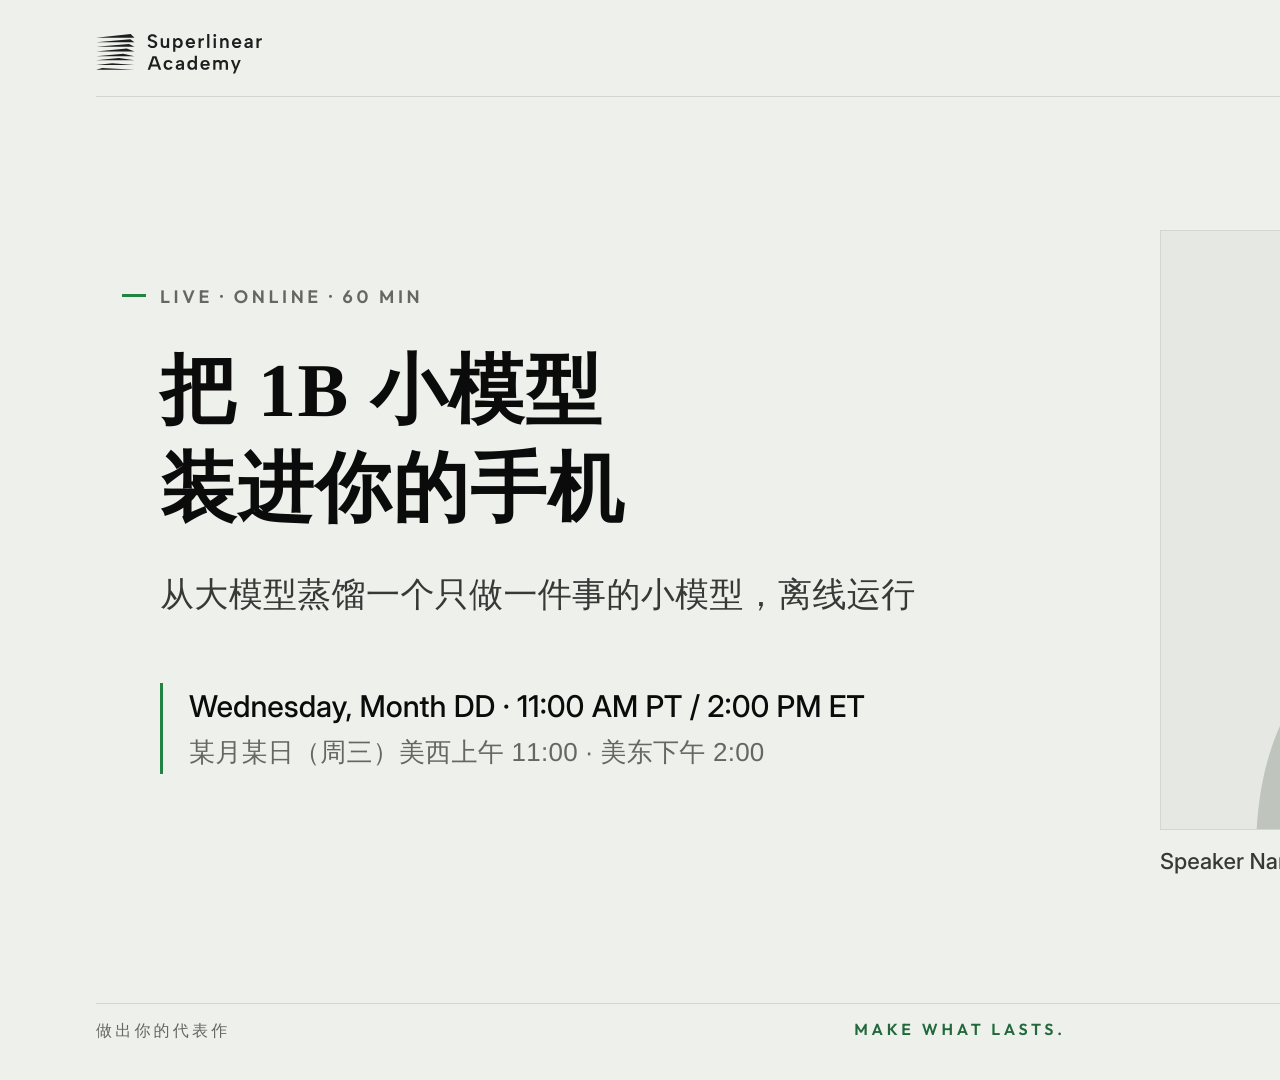
<file: examples/promo/promo_16x9_zh.html>
<!doctype html>
<html lang="zh-CN">
<head>
<meta charset="utf-8">
<!-- Chinese variant of templates/promo_16x9.html. The bundled web fonts are Latin subsets, so every CJK glyph
     falls through to the system fonts named in the stacks (Noto Serif SC / Songti SC for the title,
     PingFang SC / Source Han Sans SC for the rest). Latin words inside the Chinese title use the CJK serif's Latin glyphs. -->
<meta name="sa:canvas" content="1920x1080">
<meta name="sa:safe" content="60,24,60,24">
<title>Promo 16:9 (Chinese)</title>
<link rel="stylesheet" href="../../skills/superlinear-brand/theme/tokens.css">
<link rel="stylesheet" href="../../skills/superlinear-brand/theme/layouts.css">
<link rel="stylesheet" href="../../skills/superlinear-brand/theme/promo.css">
<script src="../../skills/superlinear-brand/theme/typeset.js"></script>
</head>
<body class="sa-promo f-16x9">
  <img class="sa-p-logo" src="../../skills/superlinear-brand/theme/logos/primary-black-compact.svg" alt="Superlinear Academy">
  <div class="sa-p-tag sa-zh">免费公开课</div>
  <div class="sa-p-rule top"></div>
  <div class="sa-p-text">
    <div class="sa-kicker">Live · Online · 60 min</div>
    <h1 class="sa-display sa-p-title sa-zh" data-max-lines="2">把 1B 小模型<br>装进你的手机</h1>
    <p class="sa-p-sub sa-zh" data-max-lines="2">从大模型蒸馏一个只做一件事的小模型，离线运行</p>
    <div class="sa-p-when">
      <div class="primary">Wednesday, Month DD · 11:00 AM PT / 2:00 PM ET</div>
      <div class="secondary sa-zh">某月某日（周三）美西上午 11:00 · 美东下午 2:00</div>
    </div>
  </div>
  <figure class="sa-p-photo">
    <div class="sa-frame"><img class="sa-uncropped" src="../../skills/superlinear-brand/theme/placeholders/headshot.svg" alt="讲者"></div>
    <figcaption>Speaker Name / <span class="sa-zh">讲者姓名</span></figcaption>
  </figure>
  <div class="sa-p-rule bot"></div>
  <div class="sa-p-foot"><span class="sa-zh" style="letter-spacing:.2em">做出你的代表作</span><span class="sa-brandline">Make what lasts.</span><span class="url">superlinear.academy</span></div>
</body>
</html>
</file>
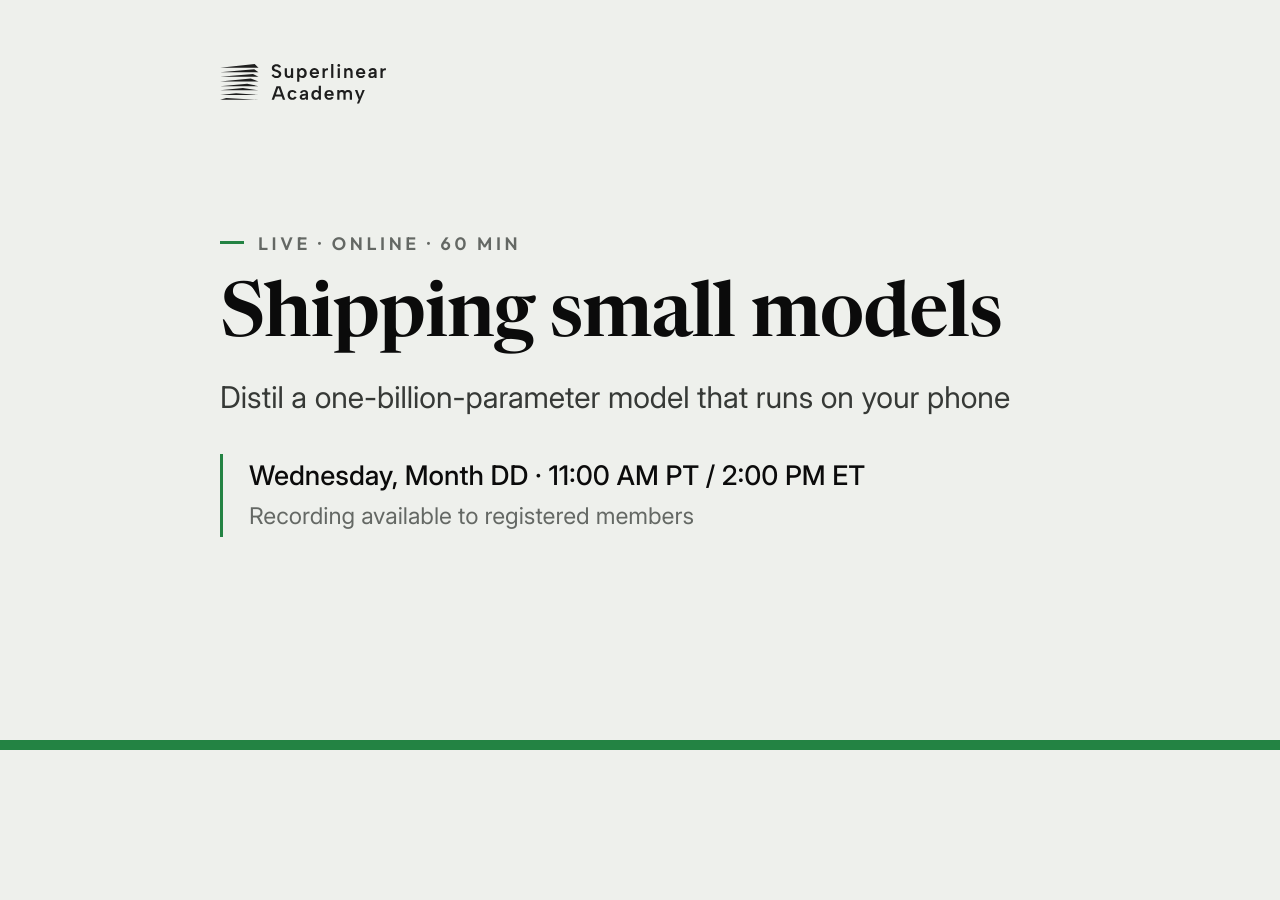
<file: skills/superlinear-brand/templates/event_cover_2_8.html>
<!doctype html>
<html lang="en">
<head>
<meta charset="utf-8">
<!-- Superlinear Academy event cover, 2.8:1, 2100x750. Render a copy: python <skill_dir>/scripts/render.py page my_event_cover_2_8.html --out-dir out/ [--final]
     Platforms crop the edges of wide covers and overlay buttons: everything stays inside the safe area
     (220 px left and right, 60 px top and bottom), which render.py checks. The green band is the only bleed.
     THEME PATHS: see promo_16x9.html. -->
<meta name="sa:canvas" content="2100x750">
<meta name="sa:safe" content="220,60,220,60">
<title>Event cover 2.8:1</title>
<link rel="stylesheet" href="../theme/tokens.css">
<link rel="stylesheet" href="../theme/layouts.css">
<link rel="stylesheet" href="../theme/promo.css">
<script src="../theme/typeset.js"></script>   <!-- typographic quotes, number+unit no-break -->
</head>
<body class="sa-promo f-cover">
  <img class="sa-p-logo" src="../theme/logos/primary-black-compact.svg" alt="Superlinear Academy">
  <div class="sa-p-tag">Free live session</div>                                  <!-- EDIT -->

  <div class="sa-p-text">
    <div class="sa-kicker">Live · Online · 60 min</div>                             <!-- EDIT -->
    <h1 class="sa-display sa-p-title" data-max-lines="2"><span class="sa-placeholder">Shipping small models</span></h1>  <!-- EDIT: at most 2 lines; drop the span -->
    <p class="sa-p-sub" data-max-lines="1">Distil a one-billion-parameter model that runs on your phone</p>  <!-- EDIT: 1 line -->
    <div class="sa-p-when">
      <div class="primary"><span class="sa-placeholder">Wednesday, Month DD · 11:00 AM PT / 2:00 PM ET</span></div>   <!-- EDIT -->
      <div class="secondary">Recording available to registered members</div>     <!-- EDIT or delete -->
    </div>
  </div>

  <figure class="sa-p-photo">
    <div class="sa-frame"><img class="sa-uncropped sa-placeholder" src="../theme/placeholders/headshot.svg" alt="Speaker">   <!-- EDIT: the real photo; drop sa-placeholder --></div>
    <figcaption><span class="sa-placeholder">Speaker Name · Role</span></figcaption>   <!-- EDIT: name; drop the sa-placeholder span -->
  </figure>

  <div class="sa-p-band" data-bleed></div>
</body>
</html>
</file>
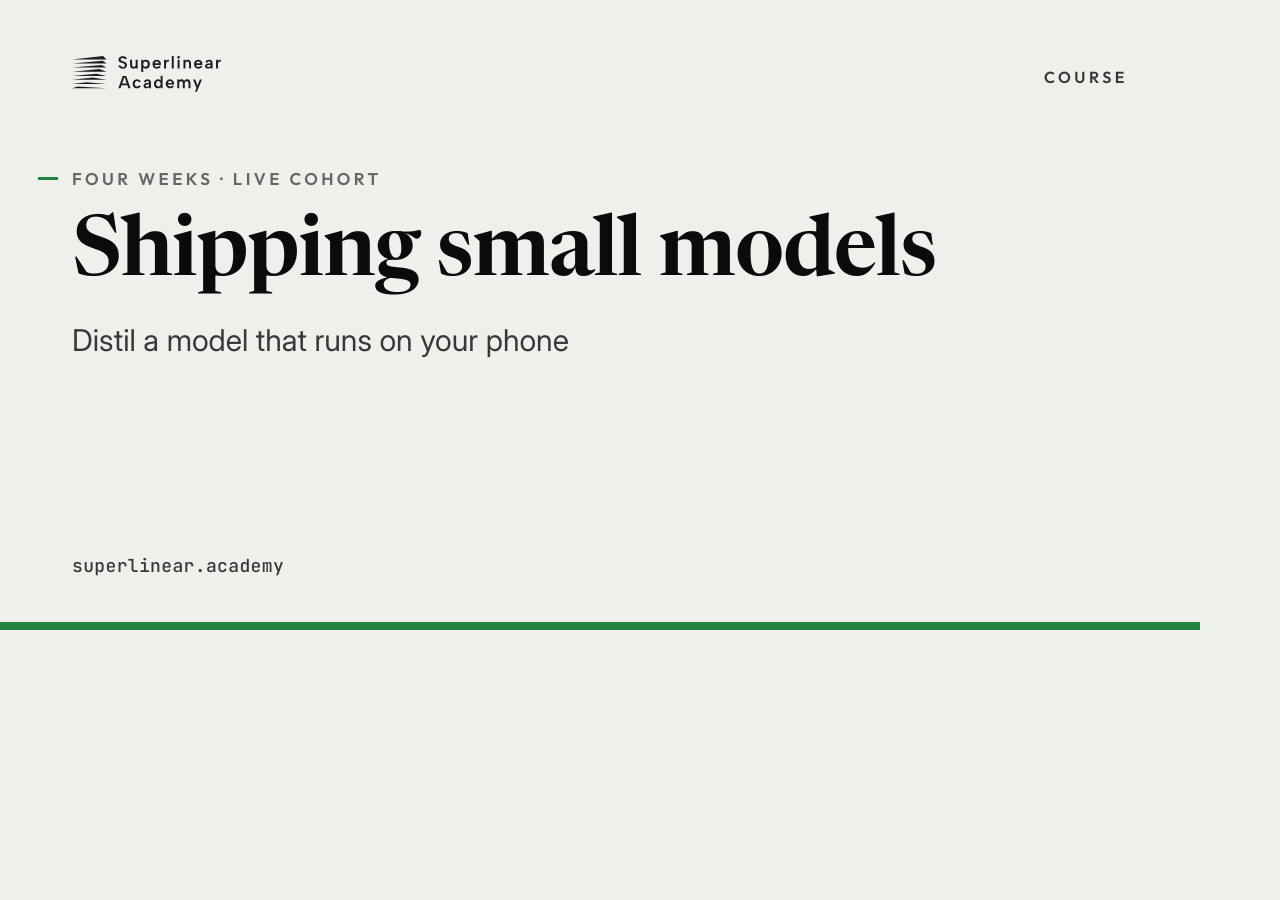
<file: skills/superlinear-brand/templates/og_1200x630.html>
<!doctype html>
<html lang="en">
<head>
<meta charset="utf-8">
<!-- Superlinear Academy link-preview (Open Graph) card, 1200x630. Render a copy: python <skill_dir>/scripts/render.py page my_og_1200x630.html --out-dir out/ [--final]
     It is seen at thumbnail size: one short title, large type, no photo, no date unless it is the point.
     THEME PATHS: see promo_16x9.html. -->
<meta name="sa:canvas" content="1200x630">
<meta name="sa:safe" content="36,36,36,36">
<title>OG card</title>
<link rel="stylesheet" href="../theme/tokens.css">
<link rel="stylesheet" href="../theme/layouts.css">
<link rel="stylesheet" href="../theme/promo.css">
<script src="../theme/typeset.js"></script>   <!-- typographic quotes, number+unit no-break -->
</head>
<body class="sa-promo f-og">
  <img class="sa-p-logo" src="../theme/logos/primary-black-compact.svg" alt="Superlinear Academy">
  <div class="sa-p-tag">Course</div>                                             <!-- EDIT -->
  <div class="sa-p-text">
    <div class="sa-kicker">Four weeks · Live cohort</div>                            <!-- EDIT -->
    <h1 class="sa-display sa-p-title" data-max-lines="2"><span class="sa-placeholder">Shipping small models</span></h1>  <!-- EDIT: at most 2 lines; drop the span -->
    <p class="sa-p-sub" data-max-lines="2">Distil a model that runs on your phone</p> <!-- EDIT -->
  </div>
  <div class="sa-p-foot"><span class="url">superlinear.academy</span><span></span></div>
  <div class="sa-p-band" data-bleed></div>
</body>
</html>
</file>
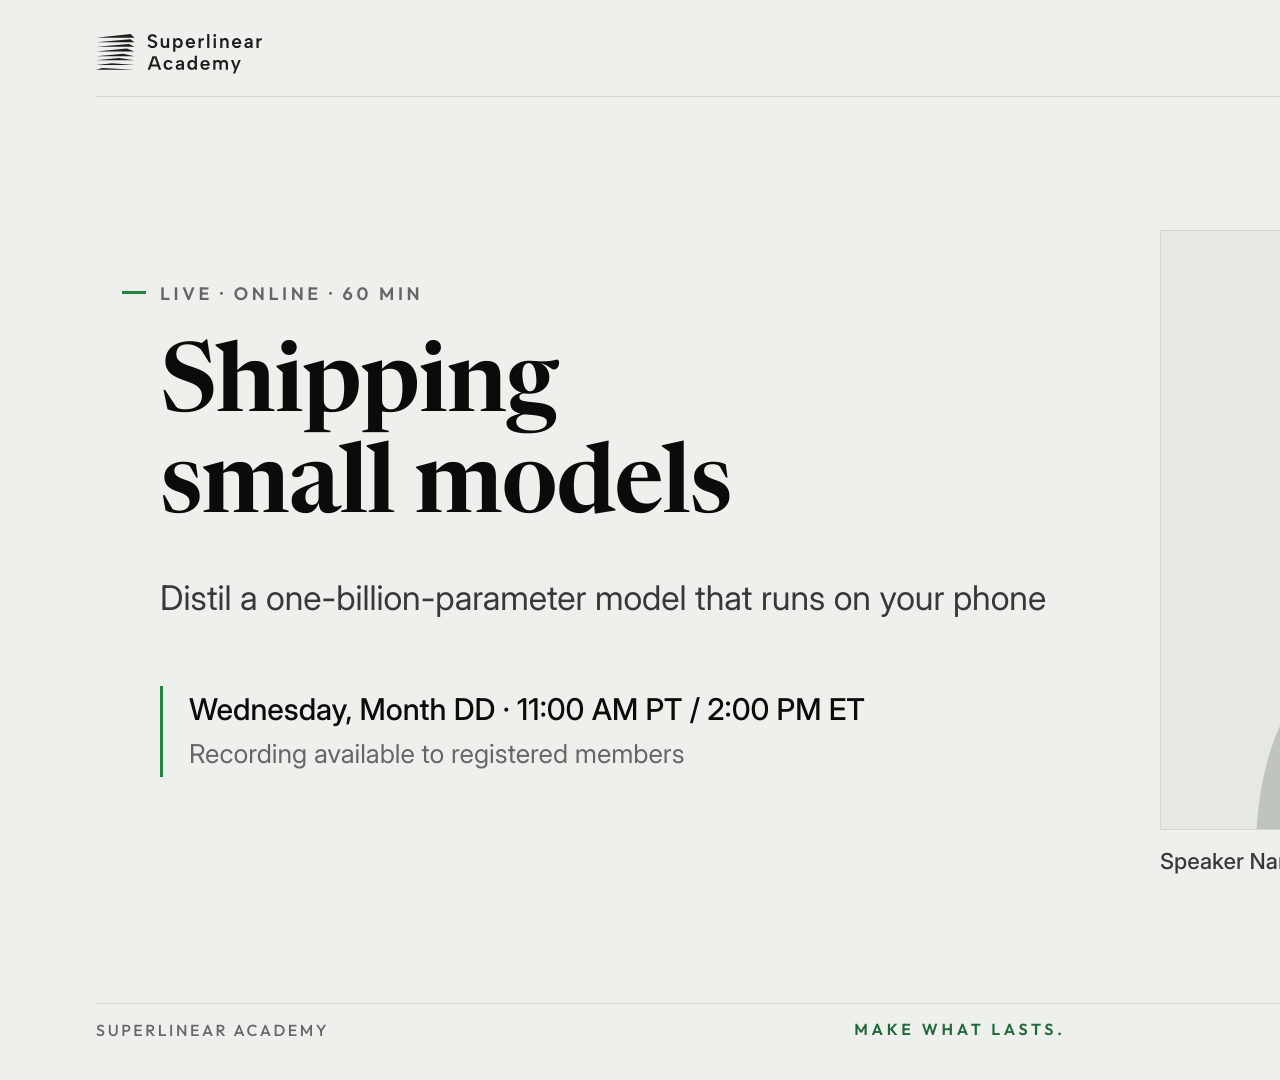
<file: skills/superlinear-brand/templates/promo_16x9.html>
<!doctype html>
<html lang="en">
<head>
<meta charset="utf-8">
<!-- Superlinear Academy 16:9 promo, 1920x1080. Render a copy: python <skill_dir>/scripts/render.py page my_promo_16x9.html --out-dir out/ [--final]
     Stand-ins carry class sa-placeholder (and render.py also spots placeholders/ images and "Speaker Name" /
     "Month DD" text): a render with --final fails until every one is replaced.
     THEME PATHS: every ../theme/ below points at the skill's theme folder. If you copy this file elsewhere,
     copy theme/ next to it and change ../theme/ to theme/ (or keep absolute paths to the installed skill). -->
<meta name="sa:canvas" content="1920x1080">
<meta name="sa:safe" content="60,24,60,24">
<title>Promo 16:9</title>
<link rel="stylesheet" href="../theme/tokens.css">
<link rel="stylesheet" href="../theme/layouts.css">
<link rel="stylesheet" href="../theme/promo.css">
<script src="../theme/typeset.js"></script>   <!-- typographic quotes, number+unit no-break -->
</head>
<body class="sa-promo f-16x9">
  <img class="sa-p-logo" src="../theme/logos/primary-black-compact.svg" alt="Superlinear Academy">
  <div class="sa-p-tag">Free live session</div>                                  <!-- EDIT: event type, 2-4 words -->
  <div class="sa-p-rule top"></div>

  <div class="sa-p-text">
    <div class="sa-kicker">Live · Online · 60 min</div>                             <!-- EDIT: format facts -->
    <h1 class="sa-display sa-p-title" data-max-lines="2"><span class="sa-placeholder">Shipping small models</span></h1>  <!-- EDIT: title, at most 2 lines; drop the span -->
    <p class="sa-p-sub" data-max-lines="2">Distil a one-billion-parameter model that runs on your phone</p>  <!-- EDIT: one promise -->
    <div class="sa-p-when">
      <div class="primary"><span class="sa-placeholder">Wednesday, Month DD · 11:00 AM PT / 2:00 PM ET</span></div>   <!-- EDIT: date and time with zones -->
      <div class="secondary">Recording available to registered members</div>     <!-- EDIT or delete: second line -->
    </div>
  </div>

  <!-- the headshot: a full square photo, shown whole (object-fit: contain). Never crop it. -->
  <figure class="sa-p-photo">
    <div class="sa-frame"><img class="sa-uncropped sa-placeholder" src="../theme/placeholders/headshot.svg" alt="Speaker">   <!-- EDIT: the real photo; drop sa-placeholder --></div>
    <figcaption><span class="sa-placeholder">Speaker Name · Role</span></figcaption>   <!-- EDIT: name; drop the sa-placeholder span -->
  </figure>

  <div class="sa-p-rule bot"></div>
  <div class="sa-p-foot"><span>Superlinear Academy</span><span class="sa-brandline">Make what lasts.</span><span class="url">superlinear.academy</span></div>
</body>
</html>
</file>
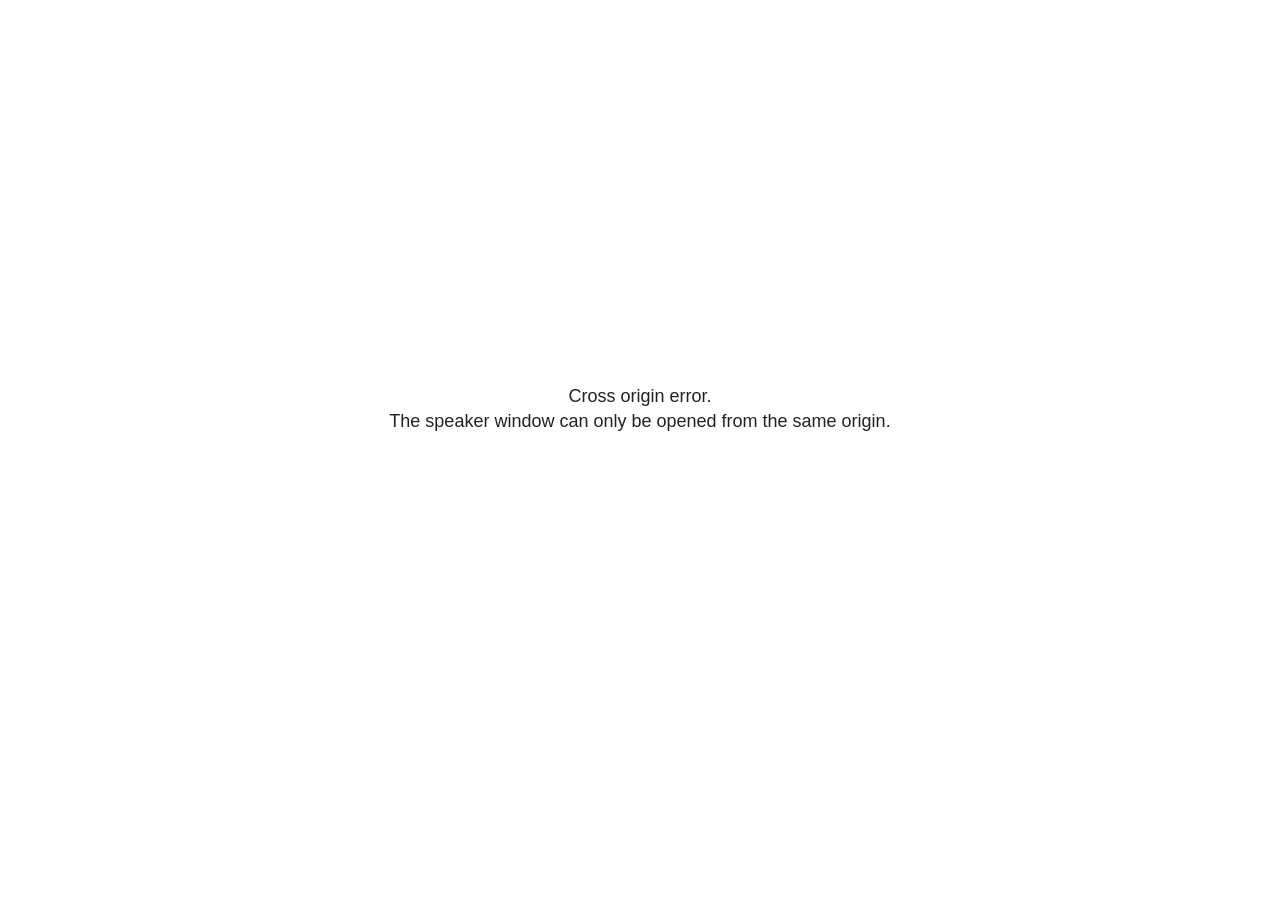
<file: examples/shipping_small_models/vendor/reveal/notes/speaker-view.html>
<!--
	NOTE: You need to build the notes plugin after making changes to this file.
-->
<html lang="en">
	<head>
		<meta charset="utf-8">

		<title>reveal.js - Speaker View</title>

		<style>
			body {
				font-family: Helvetica;
				font-size: 18px;
			}

			#current-slide,
			#upcoming-slide,
			#speaker-controls {
				padding: 6px;
				box-sizing: border-box;
				-moz-box-sizing: border-box;
			}

			#current-slide iframe,
			#upcoming-slide iframe {
				width: 100%;
				height: 100%;
				border: 1px solid #ddd;
			}

			#current-slide .label,
			#upcoming-slide .label {
				position: absolute;
				top: 10px;
				left: 10px;
				z-index: 2;
			}

			#connection-status {
				position: absolute;
				top: 0;
				left: 0;
				width: 100%;
				height: 100%;
				z-index: 20;
				padding: 30% 20% 20% 20%;
				font-size: 18px;
				color: #222;
				background: #fff;
				text-align: center;
				box-sizing: border-box;
				line-height: 1.4;
			}

			.overlay-element {
				height: 34px;
				line-height: 34px;
				padding: 0 10px;
				text-shadow: none;
				background: rgba( 220, 220, 220, 0.8 );
				color: #222;
				font-size: 14px;
			}

			.overlay-element.interactive:hover {
				background: rgba( 220, 220, 220, 1 );
			}

			#current-slide {
				position: absolute;
				width: 60%;
				height: 100%;
				top: 0;
				left: 0;
				padding-right: 0;
			}

			#upcoming-slide {
				position: absolute;
				width: 40%;
				height: 40%;
				right: 0;
				top: 0;
			}

			/* Speaker controls */
			#speaker-controls {
				position: absolute;
				top: 40%;
				right: 0;
				width: 40%;
				height: 60%;
				overflow: auto;
				font-size: 18px;
			}

				.speaker-controls-time.hidden,
				.speaker-controls-notes.hidden {
					display: none;
				}

				.speaker-controls-time .label,
				.speaker-controls-pace .label,
				.speaker-controls-notes .label {
					text-transform: uppercase;
					font-weight: normal;
					font-size: 0.66em;
					color: #666;
					margin: 0;
				}

				.speaker-controls-time, .speaker-controls-pace {
					border-bottom: 1px solid rgba( 200, 200, 200, 0.5 );
					margin-bottom: 10px;
					padding: 10px 16px;
					padding-bottom: 20px;
					cursor: pointer;
				}

				.speaker-controls-time .reset-button {
					opacity: 0;
					float: right;
					color: #666;
					text-decoration: none;
				}
				.speaker-controls-time:hover .reset-button {
					opacity: 1;
				}

				.speaker-controls-time .timer,
				.speaker-controls-time .clock {
					width: 50%;
				}

				.speaker-controls-time .timer,
				.speaker-controls-time .clock,
				.speaker-controls-time .pacing .hours-value,
				.speaker-controls-time .pacing .minutes-value,
				.speaker-controls-time .pacing .seconds-value {
					font-size: 1.9em;
				}

				.speaker-controls-time .timer {
					float: left;
				}

				.speaker-controls-time .clock {
					float: right;
					text-align: right;
				}

				.speaker-controls-time span.mute {
					opacity: 0.3;
				}

				.speaker-controls-time .pacing-title {
					margin-top: 5px;
				}

				.speaker-controls-time .pacing.ahead {
					color: blue;
				}

				.speaker-controls-time .pacing.on-track {
					color: green;
				}

				.speaker-controls-time .pacing.behind {
					color: red;
				}

				.speaker-controls-notes {
					padding: 10px 16px;
				}

				.speaker-controls-notes .value {
					margin-top: 5px;
					line-height: 1.4;
					font-size: 1.2em;
				}

			/* Layout selector */
			#speaker-layout {
				position: absolute;
				top: 10px;
				right: 10px;
				color: #222;
				z-index: 10;
			}
				#speaker-layout select {
					position: absolute;
					width: 100%;
					height: 100%;
					top: 0;
					left: 0;
					border: 0;
					box-shadow: 0;
					cursor: pointer;
					opacity: 0;

					font-size: 1em;
					background-color: transparent;

					-moz-appearance: none;
					-webkit-appearance: none;
					-webkit-tap-highlight-color: rgba(0, 0, 0, 0);
				}

				#speaker-layout select:focus {
					outline: none;
					box-shadow: none;
				}

			.clear {
				clear: both;
			}

			/* Speaker layout: Wide */
			body[data-speaker-layout="wide"] #current-slide,
			body[data-speaker-layout="wide"] #upcoming-slide {
				width: 50%;
				height: 45%;
				padding: 6px;
			}

			body[data-speaker-layout="wide"] #current-slide {
				top: 0;
				left: 0;
			}

			body[data-speaker-layout="wide"] #upcoming-slide {
				top: 0;
				left: 50%;
			}

			body[data-speaker-layout="wide"] #speaker-controls {
				top: 45%;
				left: 0;
				width: 100%;
				height: 50%;
				font-size: 1.25em;
			}

			/* Speaker layout: Tall */
			body[data-speaker-layout="tall"] #current-slide,
			body[data-speaker-layout="tall"] #upcoming-slide {
				width: 45%;
				height: 50%;
				padding: 6px;
			}

			body[data-speaker-layout="tall"] #current-slide {
				top: 0;
				left: 0;
			}

			body[data-speaker-layout="tall"] #upcoming-slide {
				top: 50%;
				left: 0;
			}

			body[data-speaker-layout="tall"] #speaker-controls {
				padding-top: 40px;
				top: 0;
				left: 45%;
				width: 55%;
				height: 100%;
				font-size: 1.25em;
			}

			/* Speaker layout: Notes only */
			body[data-speaker-layout="notes-only"] #current-slide,
			body[data-speaker-layout="notes-only"] #upcoming-slide {
				display: none;
			}

			body[data-speaker-layout="notes-only"] #speaker-controls {
				padding-top: 40px;
				top: 0;
				left: 0;
				width: 100%;
				height: 100%;
				font-size: 1.25em;
			}

			@media screen and (max-width: 1080px) {
				body[data-speaker-layout="default"] #speaker-controls {
					font-size: 16px;
				}
			}

			@media screen and (max-width: 900px) {
				body[data-speaker-layout="default"] #speaker-controls {
					font-size: 14px;
				}
			}

			@media screen and (max-width: 800px) {
				body[data-speaker-layout="default"] #speaker-controls {
					font-size: 12px;
				}
			}

		</style>
	</head>

	<body>

		<div id="connection-status">Loading speaker view...</div>

		<div id="current-slide"></div>
		<div id="upcoming-slide"><span class="overlay-element label">Upcoming</span></div>
		<div id="speaker-controls">
			<div class="speaker-controls-time">
				<h4 class="label">Time <span class="reset-button">Click to Reset</span></h4>
				<div class="clock">
					<span class="clock-value">0:00 AM</span>
				</div>
				<div class="timer">
					<span class="hours-value">00</span><span class="minutes-value">:00</span><span class="seconds-value">:00</span>
				</div>
				<div class="clear"></div>

				<h4 class="label pacing-title" style="display: none">Pacing – Time to finish current slide</h4>
				<div class="pacing" style="display: none">
					<span class="hours-value">00</span><span class="minutes-value">:00</span><span class="seconds-value">:00</span>
				</div>
			</div>

			<div class="speaker-controls-notes hidden">
				<h4 class="label">Notes</h4>
				<div class="value"></div>
			</div>
		</div>
		<div id="speaker-layout" class="overlay-element interactive">
			<span class="speaker-layout-label"></span>
			<select class="speaker-layout-dropdown"></select>
		</div>

		<script>

			(function() {

				var notes,
					notesValue,
					currentState,
					currentSlide,
					upcomingSlide,
					layoutLabel,
					layoutDropdown,
					pendingCalls = {},
					lastRevealApiCallId = 0,
					connected = false

				var connectionStatus = document.querySelector( '#connection-status' );

				var SPEAKER_LAYOUTS = {
					'default': 'Default',
					'wide': 'Wide',
					'tall': 'Tall',
					'notes-only': 'Notes only'
				};

				setupLayout();

				let openerOrigin;

				try {
					openerOrigin = window.opener.location.origin;
				}
				catch ( error ) { console.warn( error ) }

				// In order to prevent XSS, the speaker view will only run if its
				// opener has the same origin as itself
				if( window.location.origin !== openerOrigin ) {
					connectionStatus.innerHTML = 'Cross origin error.<br>The speaker window can only be opened from the same origin.';
					return;
				}

				var connectionTimeout = setTimeout( function() {
					connectionStatus.innerHTML = 'Error connecting to main window.<br>Please try closing and reopening the speaker view.';
				}, 5000 );

				window.addEventListener( 'message', function( event ) {

					// Validate the origin of all messages to avoid parsing messages
					// that aren't meant for us. Ignore when running off file:// so
					// that the speaker view continues to work without a web server.
					if( window.location.origin !== event.origin && window.location.origin !== 'file://' ) {
						return
					}

					clearTimeout( connectionTimeout );
					connectionStatus.style.display = 'none';

					var data = JSON.parse( event.data );

					// The overview mode is only useful to the reveal.js instance
					// where navigation occurs so we don't sync it
					if( data.state ) delete data.state.overview;

					// Messages sent by the notes plugin inside of the main window
					if( data && data.namespace === 'reveal-notes' ) {
						if( data.type === 'connect' ) {
							handleConnectMessage( data );
						}
						else if( data.type === 'state' ) {
							handleStateMessage( data );
						}
						else if( data.type === 'return' ) {
							pendingCalls[data.callId](data.result);
							delete pendingCalls[data.callId];
						}
					}
					// Messages sent by the reveal.js inside of the current slide preview
					else if( data && data.namespace === 'reveal' ) {
						const supportedEvents = [
							'slidechanged',
							'fragmentshown',
							'fragmenthidden',
							'paused',
							'resumed',
							'previewiframe',
							'previewimage',
							'previewvideo',
							'closeoverlay'
						];

						if( /ready/.test( data.eventName ) ) {
							// Send a message back to notify that the handshake is complete
							window.opener.postMessage( JSON.stringify({ namespace: 'reveal-notes', type: 'connected'} ), '*' );
						}
						else if( supportedEvents.includes( data.eventName ) && currentState !== JSON.stringify( data.state ) ) {
							dispatchStateToMainWindow( data.state );
						}
					}

				} );

				/**
				 * Updates the presentation in the main window to match the state
				 * of the presentation in the notes window.
				 */
				const dispatchStateToMainWindow = debounce(( state ) => {
					window.opener.postMessage( JSON.stringify({ method: 'setState', args: [ state ]} ), '*' );
				}, 500);

				/**
				 * Asynchronously calls the Reveal.js API of the main frame.
				 */
				function callRevealApi( methodName, methodArguments, callback ) {

					var callId = ++lastRevealApiCallId;
					pendingCalls[callId] = callback;
					window.opener.postMessage( JSON.stringify( {
						namespace: 'reveal-notes',
						type: 'call',
						callId: callId,
						methodName: methodName,
						arguments: methodArguments
					} ), '*' );

				}

				/**
				 * Called when the main window is trying to establish a
				 * connection.
				 */
				function handleConnectMessage( data ) {

					if( connected === false ) {
						connected = true;

						setupIframes( data );
						setupKeyboard();
						setupNotes();
						setupTimer();
						setupHeartbeat();
					}

				}

				/**
				 * Called when the main window sends an updated state.
				 */
				function handleStateMessage( data ) {

					// Store the most recently set state to avoid circular loops
					// applying the same state
					currentState = JSON.stringify( data.state );

					// No need for updating the notes in case of fragment changes
					if ( data.notes ) {
						notes.classList.remove( 'hidden' );
						notesValue.style.whiteSpace = data.whitespace;
						if( data.markdown ) {
							notesValue.innerHTML = marked( data.notes );
						}
						else {
							notesValue.innerHTML = data.notes;
						}
					}
					else {
						notes.classList.add( 'hidden' );
					}

					// Don't show lightboxes in the upcoming slide
					const { previewVideo, previewImage, previewIframe, ...upcomingState } = data.state;

					// Update the note slides
					currentSlide.contentWindow.postMessage( JSON.stringify({ method: 'setState', args: [ data.state ] }), '*' );
					upcomingSlide.contentWindow.postMessage( JSON.stringify({ method: 'setState', args: [ upcomingState ] }), '*' );
					upcomingSlide.contentWindow.postMessage( JSON.stringify({ method: 'next' }), '*' );

				}

				// Limit to max one state update per X ms
				handleStateMessage = debounce( handleStateMessage, 200 );

				/**
				 * Forward keyboard events to the current slide window.
				 * This enables keyboard events to work even if focus
				 * isn't set on the current slide iframe.
				 *
				 * Block F5 default handling, it reloads and disconnects
				 * the speaker notes window.
				 */
				function setupKeyboard() {

					document.addEventListener( 'keydown', function( event ) {
						if( event.keyCode === 116 || ( event.metaKey && event.keyCode === 82 ) ) {
							event.preventDefault();
							return false;
						}
						currentSlide.contentWindow.postMessage( JSON.stringify({ method: 'triggerKey', args: [ event.keyCode ] }), '*' );
					} );

				}

				/**
				 * Creates the preview iframes.
				 */
				function setupIframes( data ) {

					var params = [
						'receiver',
						'progress=false',
						'history=false',
						'transition=none',
						'autoSlide=0',
						'backgroundTransition=none'
					].join( '&' );

					var urlSeparator = /\?/.test(data.url) ? '&' : '?';
					var hash = '#/' + data.state.indexh + '/' + data.state.indexv;
					var currentURL = data.url + urlSeparator + params + '&scrollActivationWidth=false&postMessageEvents=true' + hash;
					var upcomingURL = data.url + urlSeparator + params + '&scrollActivationWidth=false&controls=false' + hash;

					currentSlide = document.createElement( 'iframe' );
					currentSlide.setAttribute( 'width', 1280 );
					currentSlide.setAttribute( 'height', 1024 );
					currentSlide.setAttribute( 'src', currentURL );
					document.querySelector( '#current-slide' ).appendChild( currentSlide );

					upcomingSlide = document.createElement( 'iframe' );
					upcomingSlide.setAttribute( 'width', 640 );
					upcomingSlide.setAttribute( 'height', 512 );
					upcomingSlide.setAttribute( 'src', upcomingURL );
					document.querySelector( '#upcoming-slide' ).appendChild( upcomingSlide );

				}

				/**
				 * Setup the notes UI.
				 */
				function setupNotes() {

					notes = document.querySelector( '.speaker-controls-notes' );
					notesValue = document.querySelector( '.speaker-controls-notes .value' );

				}

				/**
				 * We send out a heartbeat at all times to ensure we can
				 * reconnect with the main presentation window after reloads.
				 */
				function setupHeartbeat() {

					setInterval( () => {
						window.opener.postMessage( JSON.stringify({ namespace: 'reveal-notes', type: 'heartbeat'} ), '*' );
					}, 1000 );

				}

				function getTimings( callback ) {

					callRevealApi( 'getSlidesAttributes', [], function ( slideAttributes ) {
						callRevealApi( 'getConfig', [], function ( config ) {
							var totalTime = config.totalTime;
							var minTimePerSlide = config.minimumTimePerSlide || 0;
							var defaultTiming = config.defaultTiming;
							if ((defaultTiming == null) && (totalTime == null)) {
								callback(null);
								return;
							}
							// Setting totalTime overrides defaultTiming
							if (totalTime) {
								defaultTiming = 0;
							}
							var timings = [];
							for ( var i in slideAttributes ) {
								var slide = slideAttributes[ i ];
								var timing = defaultTiming;
								if( slide.hasOwnProperty( 'data-timing' )) {
									var t = slide[ 'data-timing' ];
									timing = parseInt(t);
									if( isNaN(timing) ) {
										console.warn("Could not parse timing '" + t + "' of slide " + i + "; using default of " + defaultTiming);
										timing = defaultTiming;
									}
								}
								timings.push(timing);
							}
							if ( totalTime ) {
								// After we've allocated time to individual slides, we summarize it and
								// subtract it from the total time
								var remainingTime = totalTime - timings.reduce( function(a, b) { return a + b; }, 0 );
								// The remaining time is divided by the number of slides that have 0 seconds
								// allocated at the moment, giving the average time-per-slide on the remaining slides
								var remainingSlides = (timings.filter( function(x) { return x == 0 }) ).length
								var timePerSlide = Math.round( remainingTime / remainingSlides, 0 )
								// And now we replace every zero-value timing with that average
								timings = timings.map( function(x) { return (x==0 ? timePerSlide : x) } );
							}
							var slidesUnderMinimum = timings.filter( function(x) { return (x < minTimePerSlide) } ).length
							if ( slidesUnderMinimum ) {
								message = "The pacing time for " + slidesUnderMinimum + " slide(s) is under the configured minimum of " + minTimePerSlide + " seconds. Check the data-timing attribute on individual slides, or consider increasing the totalTime or minimumTimePerSlide configuration options (or removing some slides).";
								alert(message);
							}
							callback( timings );
						} );
					} );

				}

				/**
				 * Return the number of seconds allocated for presenting
				 * all slides up to and including this one.
				 */
				function getTimeAllocated( timings, callback ) {

					callRevealApi( 'getSlidePastCount', [], function ( currentSlide ) {
						var allocated = 0;
						for (var i in timings.slice(0, currentSlide + 1)) {
							allocated += timings[i];
						}
						callback( allocated );
					} );

				}

				/**
				 * Create the timer and clock and start updating them
				 * at an interval.
				 */
				function setupTimer() {

					var start = new Date(),
					timeEl = document.querySelector( '.speaker-controls-time' ),
					clockEl = timeEl.querySelector( '.clock-value' ),
					hoursEl = timeEl.querySelector( '.hours-value' ),
					minutesEl = timeEl.querySelector( '.minutes-value' ),
					secondsEl = timeEl.querySelector( '.seconds-value' ),
					pacingTitleEl = timeEl.querySelector( '.pacing-title' ),
					pacingEl = timeEl.querySelector( '.pacing' ),
					pacingHoursEl = pacingEl.querySelector( '.hours-value' ),
					pacingMinutesEl = pacingEl.querySelector( '.minutes-value' ),
					pacingSecondsEl = pacingEl.querySelector( '.seconds-value' );

					var timings = null;
					getTimings( function ( _timings ) {

						timings = _timings;
						if (_timings !== null) {
							pacingTitleEl.style.removeProperty('display');
							pacingEl.style.removeProperty('display');
						}

						// Update once directly
						_updateTimer();

						// Then update every second
						setInterval( _updateTimer, 1000 );

					} );


					function _resetTimer() {

						if (timings == null) {
							start = new Date();
							_updateTimer();
						}
						else {
							// Reset timer to beginning of current slide
							getTimeAllocated( timings, function ( slideEndTimingSeconds ) {
								var slideEndTiming = slideEndTimingSeconds * 1000;
								callRevealApi( 'getSlidePastCount', [], function ( currentSlide ) {
									var currentSlideTiming = timings[currentSlide] * 1000;
									var previousSlidesTiming = slideEndTiming - currentSlideTiming;
									var now = new Date();
									start = new Date(now.getTime() - previousSlidesTiming);
									_updateTimer();
								} );
							} );
						}

					}

					timeEl.addEventListener( 'click', function() {
						_resetTimer();
						return false;
					} );

					function _displayTime( hrEl, minEl, secEl, time) {

						var sign = Math.sign(time) == -1 ? "-" : "";
						time = Math.abs(Math.round(time / 1000));
						var seconds = time % 60;
						var minutes = Math.floor( time / 60 ) % 60 ;
						var hours = Math.floor( time / ( 60 * 60 )) ;
						hrEl.innerHTML = sign + zeroPadInteger( hours );
						if (hours == 0) {
							hrEl.classList.add( 'mute' );
						}
						else {
							hrEl.classList.remove( 'mute' );
						}
						minEl.innerHTML = ':' + zeroPadInteger( minutes );
						if (hours == 0 && minutes == 0) {
							minEl.classList.add( 'mute' );
						}
						else {
							minEl.classList.remove( 'mute' );
						}
						secEl.innerHTML = ':' + zeroPadInteger( seconds );
					}

					function _updateTimer() {

						var diff, hours, minutes, seconds,
						now = new Date();

						diff = now.getTime() - start.getTime();

						clockEl.innerHTML = now.toLocaleTimeString( 'en-US', { hour12: true, hour: '2-digit', minute:'2-digit' } );
						_displayTime( hoursEl, minutesEl, secondsEl, diff );
						if (timings !== null) {
							_updatePacing(diff);
						}

					}

					function _updatePacing(diff) {

						getTimeAllocated( timings, function ( slideEndTimingSeconds ) {
							var slideEndTiming = slideEndTimingSeconds * 1000;

							callRevealApi( 'getSlidePastCount', [], function ( currentSlide ) {
								var currentSlideTiming = timings[currentSlide] * 1000;
								var timeLeftCurrentSlide = slideEndTiming - diff;
								if (timeLeftCurrentSlide < 0) {
									pacingEl.className = 'pacing behind';
								}
								else if (timeLeftCurrentSlide < currentSlideTiming) {
									pacingEl.className = 'pacing on-track';
								}
								else {
									pacingEl.className = 'pacing ahead';
								}
								_displayTime( pacingHoursEl, pacingMinutesEl, pacingSecondsEl, timeLeftCurrentSlide );
							} );
						} );
					}

				}

				/**
				 * Sets up the speaker view layout and layout selector.
				 */
				function setupLayout() {

					layoutDropdown = document.querySelector( '.speaker-layout-dropdown' );
					layoutLabel = document.querySelector( '.speaker-layout-label' );

					// Render the list of available layouts
					for( var id in SPEAKER_LAYOUTS ) {
						var option = document.createElement( 'option' );
						option.setAttribute( 'value', id );
						option.textContent = SPEAKER_LAYOUTS[ id ];
						layoutDropdown.appendChild( option );
					}

					// Monitor the dropdown for changes
					layoutDropdown.addEventListener( 'change', function( event ) {

						setLayout( layoutDropdown.value );

					}, false );

					// Restore any currently persisted layout
					setLayout( getLayout() );

				}

				/**
				 * Sets a new speaker view layout. The layout is persisted
				 * in local storage.
				 */
				function setLayout( value ) {

					var title = SPEAKER_LAYOUTS[ value ];

					layoutLabel.innerHTML = 'Layout' + ( title ? ( ': ' + title ) : '' );
					layoutDropdown.value = value;

					document.body.setAttribute( 'data-speaker-layout', value );

					// Persist locally
					if( supportsLocalStorage() ) {
						window.localStorage.setItem( 'reveal-speaker-layout', value );
					}

				}

				/**
				 * Returns the ID of the most recently set speaker layout
				 * or our default layout if none has been set.
				 */
				function getLayout() {

					if( supportsLocalStorage() ) {
						var layout = window.localStorage.getItem( 'reveal-speaker-layout' );
						if( layout ) {
							return layout;
						}
					}

					// Default to the first record in the layouts hash
					for( var id in SPEAKER_LAYOUTS ) {
						return id;
					}

				}

				function supportsLocalStorage() {

					try {
						localStorage.setItem('test', 'test');
						localStorage.removeItem('test');
						return true;
					}
					catch( e ) {
						return false;
					}

				}

				function zeroPadInteger( num ) {

					var str = '00' + parseInt( num );
					return str.substring( str.length - 2 );

				}

				/**
				 * Limits the frequency at which a function can be called.
				 */
				function debounce( fn, ms ) {

					var lastTime = 0,
						timeout;

					return function() {

						var args = arguments;
						var context = this;

						clearTimeout( timeout );

						var timeSinceLastCall = Date.now() - lastTime;
						if( timeSinceLastCall > ms ) {
							fn.apply( context, args );
							lastTime = Date.now();
						}
						else {
							timeout = setTimeout( function() {
								fn.apply( context, args );
								lastTime = Date.now();
							}, ms - timeSinceLastCall );
						}

					}

				}

			})();

		</script>
	</body>
</html>
</file>
<file: skills/superlinear-brand/theme/tokens.css>
/* Superlinear Academy brand tokens.
   Load this file first; layouts.css, canvas.css and promo.css read these variables.
   Fonts are vendored next to this file (fonts/, SIL OFL 1.1, see fonts/OFL.txt): nothing is fetched from the network.

   Two palettes live here:
   - Brand core: the 2026 brand green and the token set used by Superlinear Academy web surfaces.
   - Editorial theme ("monochrome editorial"): the palette for slides, covers and promo images.
     Pale sage paper, near-black ink, brand green as the only bright colour, oxblood as a restrained second. */

/* ---------- fonts (Latin subsets; CJK falls through to the system fonts named in the stacks below) ---------- */
@font-face { font-family: "Newsreader"; src: url(fonts/newsreader-latin-opsz-normal.woff2) format("woff2"); font-weight: 200 800; font-style: normal; font-display: block;
  unicode-range: U+0000-00FF, U+0131, U+0152-0153, U+02BB-02BC, U+02C6, U+02DA, U+02DC, U+0304, U+0308, U+0329, U+2000-206F, U+20AC, U+2122, U+2191, U+2193, U+2212, U+2215, U+FEFF, U+FFFD; }
@font-face { font-family: "Newsreader"; src: url(fonts/newsreader-latin-opsz-italic.woff2) format("woff2"); font-weight: 200 800; font-style: italic; font-display: block;
  unicode-range: U+0000-00FF, U+0131, U+0152-0153, U+02BB-02BC, U+02C6, U+02DA, U+02DC, U+0304, U+0308, U+0329, U+2000-206F, U+20AC, U+2122, U+2191, U+2193, U+2212, U+2215, U+FEFF, U+FFFD; }
@font-face { font-family: "Outfit"; src: url(fonts/outfit-latin-wght-normal.woff2) format("woff2"); font-weight: 100 900; font-style: normal; font-display: block;
  unicode-range: U+0000-00FF, U+0131, U+0152-0153, U+02BB-02BC, U+02C6, U+02DA, U+02DC, U+0304, U+0308, U+0329, U+2000-206F, U+20AC, U+2122, U+2191, U+2193, U+2212, U+2215, U+FEFF, U+FFFD; }
@font-face { font-family: "Inter"; src: url(fonts/inter-latin-opsz-normal.woff2) format("woff2"); font-weight: 100 900; font-style: normal; font-display: block;
  unicode-range: U+0000-00FF, U+0131, U+0152-0153, U+02BB-02BC, U+02C6, U+02DA, U+02DC, U+0304, U+0308, U+0329, U+2000-206F, U+20AC, U+2122, U+2191, U+2193, U+2212, U+2215, U+FEFF, U+FFFD; }
@font-face { font-family: "JetBrains Mono"; src: url(fonts/jetbrains-mono-latin-400-normal.woff2) format("woff2"); font-weight: 400; font-style: normal; font-display: block; }
@font-face { font-family: "JetBrains Mono"; src: url(fonts/jetbrains-mono-latin-500-normal.woff2) format("woff2"); font-weight: 500; font-style: normal; font-display: block; }

:root {
  /* ---------- brand core ---------- */
  --sa-green: #238343;          /* THE brand colour. Shapes, rules, bars, large text (>= 24 px). 4.2:1 on paper */
  --sa-green-text: #22683b;     /* green for text below 24 px (kickers, footer brand line). 5.9:1 on paper */
  --sa-green-hover: #1d7039;    /* interactive hover on web surfaces */
  --sa-forest: #183d27;         /* the dark green: a dark stage or a solid band behind white text (10.6:1 with paper) */
  --sa-green-tint: #dcebdd;     /* pale green fill, used sparingly (a highlighted cell, a chip) */
  --sa-green-wash: #f0f5ef;     /* lightest green wash */
  --sa-primary-dark: #1e1e1e;   /* logo ink as shipped in the logo files */
  --sa-primary-light: #eeeeee;  /* logo light as shipped in the white logo files */
  /* web surfaces (site, registry, app); use for web UI, not for slides */
  --sa-web-bg: #eeede8; --sa-web-surface: #f9f8f4; --sa-web-ink: #18201d; --sa-web-muted: #545c57;

  /* ---------- editorial theme: slides, covers, promo images ---------- */
  --sa-paper: #eef0ec;          /* pale sage page: not white, not yellow paper */
  --sa-paper-2: #e5e8e3;        /* a recessed band */
  --sa-card: #f7f8f5;           /* card / photo-frame fill */
  --sa-ink: #0b0b0b;            /* headlines and body */
  --sa-ink-2: #363936;          /* secondary text */
  --sa-ink-3: #646864;          /* labels, captions, running header (4.9:1, the lightest text allowed) */
  --sa-rule: #d3d7d0;           /* hairlines */
  --sa-line: #0b0b0b;           /* strong card borders (1.5 px) */
  --sa-accent: var(--sa-green);
  --sa-accent-text: var(--sa-green-text);
  --sa-accent-soft: rgba(35, 131, 67, .08);
  --sa-second: #8f3a2e;         /* oxblood: the restrained second colour. One meaning per deck (the thing that expires, the anti-pattern) */
  --sa-second-soft: rgba(143, 58, 46, .08);
  --sa-hatch: rgba(143, 58, 46, .075);

  /* ---------- type ---------- */
  /* display + reading serif. Latin: Newsreader (optical size + weight axes). Simplified Chinese falls through to a serif (Song/Ming) face */
  --sa-serif: "Newsreader", "Noto Serif SC", "Source Han Serif SC", "Songti SC", "STSong", "SimSun", "Iowan Old Style", Georgia, serif;
  /* labels, kickers, running header, footer brand line */
  --sa-label: "Outfit", "PingFang SC", "Source Han Sans SC", "Noto Sans SC", "Microsoft YaHei", "Helvetica Neue", Arial, sans-serif;
  /* sans body text (ledes, captions, UI-like text) */
  --sa-sans: "Inter", "PingFang SC", "Source Han Sans SC", "Noto Sans SC", "Microsoft YaHei", "Helvetica Neue", Arial, sans-serif;
  /* numbers, sources, catalogue numbers, folios */
  --sa-mono: "JetBrains Mono", "SF Mono", Menlo, Consolas, monospace;
  /* Chinese-first stacks, for elements whose text is mostly CJK */
  --sa-serif-zh: "Noto Serif SC", "Source Han Serif SC", "Songti SC", "STSong", "SimSun", serif;
  --sa-sans-zh: "PingFang SC", "Source Han Sans SC", "Noto Sans SC", "Microsoft YaHei", sans-serif;

  --sa-ease: cubic-bezier(.65, 0, .35, 1);
  --sa-ease-out: cubic-bezier(.22, 1, .36, 1);
}
</file>
<file: skills/superlinear-brand/theme/layouts.css>
/* Superlinear Academy slide layout library (needs tokens.css).
   Engine-agnostic: every layout lives in a .sa-pad box inside any positioned 1920x1080 container
   (a presentation-skill canvas .frame, or a plain <section class="sa-slide">).
   The content box is x 160-1760, y 130-950 (the presentation skill's content box): the running header and footer sit outside it.
   Sizes are px at 1080p. Body text 26-40 px; nothing under 20 px except source lines and the chrome. */

.sa-slide { position: relative; width: 1920px; height: 1080px; overflow: hidden; background: var(--sa-paper); color: var(--sa-ink); }
.sa-pad { position: absolute; left: 160px; right: 160px; top: 130px; bottom: 130px; box-sizing: border-box; color: var(--sa-ink); }
.sa-pad *, .sa-pad *::before, .sa-pad *::after { box-sizing: border-box; }

/* ======================================================================
   Type
   ====================================================================== */
.sa-kicker { position: relative; font: 600 18px/1.2 var(--sa-label); letter-spacing: .2em; text-transform: uppercase; color: var(--sa-ink-3); }
/* the section marker: a short brand-green rule hanging in the left margin before each kicker */
.sa-kicker::before { content: ""; position: absolute; left: -38px; top: .42em; width: 24px; height: 3px; background: var(--sa-green); }
.sa-kicker.no-rule::before { display: none; }
.sa-label { font: 600 16px/1.25 var(--sa-label); letter-spacing: .18em; text-transform: uppercase; color: var(--sa-ink-3); }
.sa-display { font-family: var(--sa-serif); font-optical-sizing: auto; font-weight: 600;
  letter-spacing: -.015em; color: var(--sa-ink); text-wrap: balance; margin: 0; }
.sa-h1 { font-size: 96px; line-height: 1.04; }
.sa-h2 { font-size: 64px; line-height: 1.1; }
.sa-h3 { font-size: 44px; line-height: 1.18; }
.sa-lede { font: 400 30px/1.42 var(--sa-sans); color: var(--sa-ink-2); margin: 0; text-wrap: pretty; }
.sa-read { font: 400 30px/1.36 var(--sa-serif); font-optical-sizing: auto; color: var(--sa-ink); margin: 0; }
.sa-small { font: 400 22px/1.45 var(--sa-sans); color: var(--sa-ink-2); }
.sa-source { font: 400 17px/1.35 var(--sa-mono); color: var(--sa-ink-3); letter-spacing: .01em; }
.sa-num { font-family: var(--sa-mono); font-weight: 500; font-variant-numeric: tabular-nums; }
.sa-em { color: var(--sa-green); }               /* only on text >= 24 px */
.sa-em-text { color: var(--sa-green-text); }     /* green for small text */
.sa-em-2 { color: var(--sa-second); }
.sa-italic { font-style: italic; }
/* Chinese text: switch the element to the CJK-first stack and relax tracking (negative tracking collides CJK glyphs).
   Two-class selectors so they beat the single-class size rules without !important */
.sa-zh, .sa-zh.sa-kicker, .sa-zh.sa-lede, .sa-zh.sa-small { letter-spacing: .01em; }
.sa-zh.sa-display, .sa-zh .sa-display { font-family: var(--sa-serif-zh); font-weight: 600; letter-spacing: .02em; }
.sa-zh.sa-lede, .sa-zh.sa-small { font-family: var(--sa-sans-zh); }

/* ======================================================================
   Shared devices
   ====================================================================== */
.sa-card { background: var(--sa-card); border: 1.5px solid var(--sa-line); padding: 34px 36px 36px; }
.sa-card .sa-tag { font: 700 15px/1 var(--sa-label); letter-spacing: .2em; text-transform: uppercase; color: var(--sa-ink-3); margin-bottom: 18px; }
/* the lasting / recommended side: green edge with an inset bar */
.sa-card.keep { border-color: var(--sa-green); box-shadow: inset 6px 0 0 var(--sa-green); padding-left: 44px; }
.sa-card.keep .sa-tag { color: var(--sa-green-text); }
/* the expiring / rejected side: oxblood edge and hatching */
.sa-card.drop { border-color: var(--sa-second); background: repeating-linear-gradient(135deg, var(--sa-hatch) 0 2px, transparent 2px 11px), var(--sa-card); }
.sa-card.drop .sa-tag { color: var(--sa-second); }
.sa-card .frameline { position: absolute; inset: 10px; border: 1px solid var(--sa-rule); pointer-events: none; }
.sa-hair { border-top: 1px solid var(--sa-rule); }
.sa-hair-strong { border-top: 1.5px solid var(--sa-line); }
.sa-note { font: italic 400 30px/1.35 var(--sa-serif); color: var(--sa-ink); padding-left: 26px; border-left: 2px solid var(--sa-green); }
/* figures, plates and photos: hairline frame on the card colour, never a shadow */
.sa-frame { background: var(--sa-card); border: 1px solid var(--sa-rule); display: flex; align-items: center; justify-content: center; overflow: hidden; }
.sa-frame > img, .sa-frame > svg, .sa-frame > video { display: block; max-width: 100%; max-height: 100%; }
/* screenshots, recordings and dark media: no mat, the media meets the hairline */
.sa-frame.tight { padding: 0 !important; background: transparent; }
/* dark footage: letterbox in near-black, never in a light card mat */
.sa-frame.dark { background: #0b0b0b; border-color: #0b0b0b; }
/* a photo, plate or recording that must never be cropped: shown whole, letterboxed if needed */
img.sa-uncropped, video.sa-uncropped { width: 100%; height: 100%; object-fit: contain; }
/* draft content. On any element, .sa-placeholder is a MARKER that render.py lists (and --final fails on): put it on a
   stand-in image or a stand-in text span, and remove it when the real content goes in.
   On a <div> it is also the visible box for a missing asset: unmistakable, never mistaken for content. */
div.sa-placeholder { position: relative; width: 100%; height: 100%; min-height: 200px; display: flex; flex-direction: column; align-items: center; justify-content: center;
  gap: 16px; padding: 40px; text-align: center; border: 2px dashed var(--sa-second);
  background: repeating-linear-gradient(135deg, var(--sa-hatch) 0 2px, transparent 2px 11px), var(--sa-card); }
div.sa-placeholder .sa-tag { font: 700 15px/1.2 var(--sa-label); letter-spacing: .2em; text-transform: uppercase; color: var(--sa-second); }
div.sa-placeholder .what { font: 400 34px/1.2 var(--sa-serif); color: var(--sa-ink); max-width: 80%; }
div.sa-placeholder .spec { font: 400 20px/1.4 var(--sa-sans); color: var(--sa-ink-2); max-width: 80%; }
/* engravings and photos read as print: neutral grey ink */
.sa-plate-img { filter: grayscale(1) contrast(1.08) brightness(.92); }

/* ======================================================================
   01 Cover
   ====================================================================== */
.sa-cover { display: grid; grid-template-columns: 860px 1fr; column-gap: 110px; align-items: center; }
.sa-cover .text { display: flex; flex-direction: column; gap: 0; }
.sa-cover .sa-kicker { margin-bottom: 34px; }
.sa-cover .sa-h1 { font-size: 104px; }
/* long titles (about 31-58 characters): three lines at 80 px. Past ~58 characters, shorten the title (layouts.md) */
.sa-cover.long .sa-h1 { font-size: 80px; line-height: 1.07; }
.sa-cover .sa-lede { margin-top: 40px; max-width: 760px; }
.sa-cover .byline { margin-top: 64px; padding-top: 22px; border-top: 1px solid var(--sa-rule); display: flex; gap: 28px; align-items: baseline; }
.sa-cover .byline .who { font: 500 24px/1.3 var(--sa-sans); color: var(--sa-ink); }
.sa-cover .byline .when { font: 400 20px/1.3 var(--sa-mono); color: var(--sa-ink-3); }
.sa-cover .art { height: 640px; display: flex; align-items: center; justify-content: center; }
.sa-cover .art svg { width: 100%; height: 100%; overflow: visible; }

/* ======================================================================
   02 Section opener
   ====================================================================== */
.sa-section { display: flex; flex-direction: column; justify-content: center; }
.sa-section .sa-numeral { position: absolute; right: -20px; top: 50%; transform: translateY(-54%); font: italic 300 560px/1 var(--sa-serif);
  color: var(--sa-ink); opacity: .06; pointer-events: none; user-select: none; }
.sa-section .sa-kicker { margin-bottom: 30px; }
.sa-section .sa-h1 { max-width: 1250px; }
.sa-section .sa-lede { margin-top: 36px; max-width: 980px; }
.sa-section .marker { margin-top: 56px; width: 96px; height: 4px; background: var(--sa-green); }

/* ======================================================================
   03 One-claim headline
   ====================================================================== */
.sa-claim { display: flex; flex-direction: column; justify-content: center; }
.sa-claim .sa-kicker { margin-bottom: 32px; }
.sa-claim .sa-h1 { max-width: 1480px; }
.sa-claim .support { margin-top: 60px; padding-top: 26px; border-top: 1px solid var(--sa-rule); display: grid; grid-template-columns: 1fr auto; gap: 60px; align-items: baseline; }
.sa-claim .support .sa-lede { max-width: 1080px; }

/* ======================================================================
   04 Two-column compare
   ====================================================================== */
.sa-compare { display: grid; grid-template-rows: auto auto auto; row-gap: 46px; align-content: center; }
.sa-compare .cols { display: grid; grid-template-columns: 1fr 1fr; gap: 48px; align-items: stretch; }
.sa-compare .sa-card { position: relative; display: flex; flex-direction: column; min-height: 420px; }
.sa-compare .sa-card .name { font: 600 60px/1.05 var(--sa-serif); font-optical-sizing: auto; letter-spacing: -.015em; color: var(--sa-ink); margin-bottom: auto; padding-bottom: 40px; }
.sa-compare .sa-card .sa-read { font-size: 34px; line-height: 1.28; }
.sa-compare .sa-card .sa-small { margin-top: 18px; }
.sa-compare .conclusion { font-size: 40px; line-height: 1.25; }

/* ======================================================================
   05 Numbered steps
   ====================================================================== */
.sa-steps { display: grid; grid-template-columns: 560px 1fr; column-gap: 100px; align-content: center; }
.sa-steps .head .sa-kicker { margin-bottom: 28px; }
.sa-steps ol { list-style: none; margin: 0; padding: 0; border-bottom: 1px solid var(--sa-rule); }
.sa-steps li { display: grid; grid-template-columns: 76px 1fr; align-items: baseline; padding: 28px 0 30px; border-top: 1px solid var(--sa-rule); }
.sa-steps li .n { font: 500 22px/1 var(--sa-mono); color: var(--sa-ink-3); }
.sa-steps li .t { font: 400 38px/1.22 var(--sa-serif); font-optical-sizing: auto; color: var(--sa-ink); }
.sa-steps li .d { grid-column: 2; margin-top: 8px; font: 400 23px/1.4 var(--sa-sans); color: var(--sa-ink-2); }
.sa-steps li.now .n { color: var(--sa-green-text); }
.sa-steps li.now { border-top: 2px solid var(--sa-green); }

/* ======================================================================
   06 Big-number stat
   ====================================================================== */
.sa-stat { display: grid; grid-template-columns: auto 1fr; column-gap: 90px; align-items: center; }
.sa-stat .big { font: 300 330px/.86 var(--sa-serif); font-optical-sizing: none; font-variation-settings: "opsz" 36; letter-spacing: -.045em; color: var(--sa-ink); font-variant-numeric: lining-nums; }
/* green only when the number is the point you are making (your result), never for someone else's number */
.sa-stat .big.accent { color: var(--sa-green); }
.sa-stat .big .unit { font-size: .42em; letter-spacing: -.02em; margin-left: .04em; }
.sa-stat .side { border-left: 1.5px solid var(--sa-line); padding-left: 48px; }
.sa-stat .side .sa-h3 { margin-top: 20px; }
.sa-stat .side .sa-lede { margin-top: 24px; }
.sa-stat .side .sa-source { margin-top: 34px; }

/* ======================================================================
   07 Chart (inline SVG)
   ====================================================================== */
.sa-chart { display: grid; grid-template-rows: auto 1fr auto; row-gap: 30px; }
.sa-chart:has(> .takeaway) { grid-template-rows: auto 1fr auto auto; row-gap: 24px; }
.sa-chart .takeaway { font: 400 36px/1.25 var(--sa-serif); font-optical-sizing: auto; color: var(--sa-ink); text-wrap: balance; }
/* chart with a side note: plot left, note column right */
.sa-chart.with-note .plot { display: grid; grid-template-columns: 1fr 400px; column-gap: 70px; align-items: center; }
.sa-chart.with-note .side-note { align-self: center; }
.sa-chart.with-note .side-note .sa-note { font-size: 28px; }
.sa-chart.with-note .side-note .sa-note.second { border-left-color: var(--sa-second); }
.sa-chart.with-note .side-note .sa-small { margin-top: 16px; padding-left: 28px; }
.sa-chart .plot { position: relative; }
.sa-chart svg { width: 100%; height: 100%; overflow: visible; }
.sa-chart svg text { font-family: var(--sa-mono); font-size: 20px; fill: var(--sa-ink-2); }
.sa-chart svg .cat { font-family: var(--sa-sans); font-size: 22px; fill: var(--sa-ink-2); }
.sa-chart svg .value { font-family: var(--sa-serif); font-size: 40px; fill: var(--sa-ink); }
.sa-chart svg .value.hi { fill: var(--sa-green); }
.sa-chart svg .value.sm { font-size: 28px; }                 /* tight rows (horizontal bars) */
.sa-chart svg .sub { font-family: var(--sa-sans); font-size: 18px; fill: var(--sa-ink-3); }   /* muted second line under a category */
.sa-chart svg .axis { stroke: var(--sa-line); stroke-width: 1.5; }
.sa-chart svg .grid { stroke: var(--sa-rule); stroke-width: 1; }
.sa-chart svg .bar { fill: var(--sa-card); stroke: var(--sa-line); stroke-width: 1.5; }
.sa-chart svg .bar.hi { fill: var(--sa-green); stroke: var(--sa-green); }
.sa-chart svg .bar.ghost { fill: none; stroke: var(--sa-ink-3); stroke-dasharray: 6 6; }
.sa-chart svg .callout { font-family: var(--sa-serif); font-style: italic; font-size: 28px; fill: var(--sa-ink); }
.sa-chart svg .callout-line { stroke: var(--sa-ink-2); stroke-width: 1.5; fill: none; }

/* ======================================================================
   08 Quote
   ====================================================================== */
.sa-quote { display: flex; flex-direction: column; justify-content: center; }
.sa-quote blockquote { margin: 0; border-left: 4px solid var(--sa-green); padding: 8px 0 8px 54px; max-width: 1500px; }
.sa-quote .q { font: 400 68px/1.18 var(--sa-serif); font-optical-sizing: auto; letter-spacing: -.015em; color: var(--sa-ink); text-wrap: balance; }
.sa-quote .q::before { content: "\201C"; } .sa-quote .q::after { content: "\201D"; }
.sa-quote .who { margin-top: 34px; font: 500 24px/1.3 var(--sa-sans); color: var(--sa-ink); }
.sa-quote .who .sa-source { margin-left: 16px; }
.sa-quote .gloss { margin-top: 70px; margin-left: 58px; max-width: 1100px; }

/* ======================================================================
   09 Image / plate with caption
   ====================================================================== */
.sa-figure { display: grid; grid-template-columns: 900px 1fr; column-gap: 90px; align-items: center; }
.sa-figure figure { margin: 0; }
.sa-figure .sa-frame { height: 600px; padding: 30px; }
.sa-figure figcaption { margin-top: 18px; display: grid; grid-template-columns: auto 1fr; gap: 18px; align-items: baseline; }
.sa-figure figcaption .fig { font: 500 17px/1 var(--sa-mono); color: var(--sa-ink-3); letter-spacing: .06em; text-transform: uppercase; }
.sa-figure figcaption .cap { font: italic 400 24px/1.35 var(--sa-serif); color: var(--sa-ink-2); }
.sa-figure .text .sa-kicker { margin-bottom: 26px; }
.sa-figure .text .sa-lede { margin-top: 30px; }

/* ======================================================================
   10 Timeline
   ====================================================================== */
.sa-timeline { display: grid; grid-template-rows: auto 1fr; row-gap: 20px; }
.sa-timeline .track { position: relative; align-self: center; display: grid; grid-template-columns: repeat(var(--n, 4), 1fr); border-top: 1.5px solid var(--sa-line); }
.sa-timeline .tick { position: relative; padding: 46px 40px 0 0; }
.sa-timeline .tick::before { content: ""; position: absolute; left: 0; top: -10px; width: 18px; height: 18px; border-radius: 50%; background: var(--sa-paper); border: 2.5px solid var(--sa-line); }
.sa-timeline .tick.past::before { border-color: var(--sa-ink-3); }
.sa-timeline .tick.now::before { background: var(--sa-green); border-color: var(--sa-green); }
.sa-timeline .tick .when { font: 500 22px/1 var(--sa-mono); color: var(--sa-ink-2); }
.sa-timeline .tick.now .when { color: var(--sa-green-text); }
.sa-timeline .tick .what { margin-top: 18px; font: 400 40px/1.15 var(--sa-serif); font-optical-sizing: auto; color: var(--sa-ink); }
.sa-timeline .tick .why { margin-top: 14px; font: 400 24px/1.42 var(--sa-sans); color: var(--sa-ink-2); }
/* ======================================================================
   11 Speaker bio (uncropped headshot)
   ====================================================================== */
.sa-bio { display: grid; grid-template-columns: 560px 1fr; column-gap: 110px; align-items: center; }
.sa-bio .photo { width: 560px; height: 560px; background: var(--sa-card); border: 1px solid var(--sa-rule); }
.sa-bio .photo img { display: block; width: 100%; height: 100%; object-fit: contain; }
.sa-bio .sa-kicker { margin-bottom: 26px; }
.sa-bio .position { margin-top: 22px; font: 500 26px/1.35 var(--sa-sans); color: var(--sa-ink-2); }
.sa-bio ul { list-style: none; margin: 40px 0 0; padding: 0; border-bottom: 1px solid var(--sa-rule); }
.sa-bio li { padding: 18px 0 20px; border-top: 1px solid var(--sa-rule); font: 400 28px/1.35 var(--sa-serif); color: var(--sa-ink); }
.sa-bio .links { margin-top: 28px; font: 400 20px/1.4 var(--sa-mono); color: var(--sa-ink-3); }

/* ======================================================================
   12 CTA / course promo
   ====================================================================== */
.sa-cta { display: grid; grid-template-columns: 1fr 600px; column-gap: 110px; align-items: center; }
.sa-cta .sa-kicker { margin-bottom: 26px; }
.sa-cta ul { list-style: none; margin: 40px 0 0; padding: 0; }
.sa-cta li { position: relative; padding: 14px 0 14px 44px; font: 400 30px/1.32 var(--sa-serif); color: var(--sa-ink); }
.sa-cta li::before { content: ""; position: absolute; left: 0; top: 30px; width: 22px; height: 3px; background: var(--sa-green); }
.sa-cta .action { margin-top: 52px; display: flex; align-items: center; gap: 30px; }
/* the one solid green block in the system: a call to action, white text at >= 24 px semibold (4.8:1) */
.sa-button { display: inline-block; background: var(--sa-green); color: #fff; font: 600 26px/1 var(--sa-label); letter-spacing: .04em; padding: 22px 34px; }
.sa-cta .url { font: 500 26px/1 var(--sa-mono); color: var(--sa-ink); }
.sa-spec { border-top: 1.5px solid var(--sa-line); }
.sa-spec .row { display: grid; grid-template-columns: 190px 1fr; gap: 24px; align-items: baseline; padding: 22px 0 24px; border-bottom: 1px solid var(--sa-rule); }
.sa-spec .row .k { font: 600 15px/1.3 var(--sa-label); letter-spacing: .18em; text-transform: uppercase; color: var(--sa-ink-3); }
.sa-spec .row .v { font: 400 30px/1.25 var(--sa-serif); color: var(--sa-ink); }

/* ======================================================================
   13 Q&A / closing
   ====================================================================== */
.sa-close { display: flex; flex-direction: column; align-items: center; justify-content: center; text-align: center; }
.sa-close .sa-h1 { font-size: 132px; }
.sa-close .sa-lede { margin-top: 30px; max-width: 1000px; }
.sa-close .sa-logo { margin-top: 84px; height: 140px; }   /* full primary lockup: its clear space is built into the file */
.sa-close .contact { margin-top: 8px; font: 400 22px/1.4 var(--sa-mono); color: var(--sa-ink-3); }

/* a rolling counter (presentation-skill data-count) inside the big number keeps the serif */
.sa-stat .big .counter { font-family: inherit; font-weight: inherit; font-variant-numeric: lining-nums tabular-nums; }

/* ======================================================================
   14 Media: one recording or screenshot with its explanation
   ====================================================================== */
.sa-media { display: grid; grid-template-columns: 1060px 1fr; column-gap: 80px; align-items: center; }
.sa-media figure { margin: 0; }
.sa-media .sa-frame { width: 1060px; aspect-ratio: 16 / 9; }
.sa-media figcaption, .sa-pair figcaption { margin-top: 16px; display: grid; grid-template-columns: auto 1fr; gap: 18px; align-items: baseline; }
.sa-media figcaption .fig, .sa-pair figcaption .fig { font: 500 17px/1 var(--sa-mono); color: var(--sa-ink-3); letter-spacing: .06em; text-transform: uppercase; }
.sa-media figcaption .cap, .sa-pair figcaption .cap { font: italic 400 24px/1.35 var(--sa-serif); color: var(--sa-ink-2); }
.sa-media .text .sa-kicker { margin-bottom: 26px; }
.sa-media .text .sa-lede { margin-top: 28px; }

/* ======================================================================
   15 Media pair: two recordings side by side, each with its number
   ====================================================================== */
.sa-pair { display: grid; grid-template-rows: auto 1fr auto; row-gap: 34px; }
.sa-pair .items { display: grid; grid-template-columns: 1fr 1fr; column-gap: 56px; align-items: start; }
.sa-pair .sa-frame { width: 100%; aspect-ratio: 16 / 9; }
.sa-pair .item .meta { margin-top: 20px; display: grid; grid-template-columns: auto 1fr; column-gap: 28px; align-items: baseline; }
.sa-pair .item .num { font: 300 76px/1 var(--sa-serif); font-optical-sizing: auto; letter-spacing: -.03em; color: var(--sa-ink); font-variant-numeric: lining-nums; }
.sa-pair .item .num .unit { font-size: .4em; margin-left: .08em; letter-spacing: 0; }
.sa-pair .item .num.accent { color: var(--sa-green); }
.sa-pair .item .who { font: 600 16px/1.3 var(--sa-label); letter-spacing: .18em; text-transform: uppercase; color: var(--sa-ink-3); }
.sa-pair .item .desc { margin-top: 6px; font: 400 22px/1.4 var(--sa-sans); color: var(--sa-ink-2); }
.sa-pair .conclusion { font-size: 36px; line-height: 1.25; }

/* ======================================================================
   16 Table / matrix
   ====================================================================== */
.sa-tablewrap { display: grid; grid-template-rows: auto 1fr auto; row-gap: 30px; }
.sa-table { width: 100%; border-collapse: collapse; align-self: center; }
.sa-table th { font: 600 15px/1.3 var(--sa-label); letter-spacing: .18em; text-transform: uppercase; color: var(--sa-ink-3); text-align: left;
  padding: 0 24px 16px 0; border-bottom: 1.5px solid var(--sa-line); vertical-align: bottom; }
.sa-table td { font: 400 28px/1.3 var(--sa-serif); color: var(--sa-ink); padding: 20px 24px 22px 0; border-bottom: 1px solid var(--sa-rule); vertical-align: top; }
.sa-table th[scope="row"] { font-size: 15px; padding-top: 28px; border-bottom: 1px solid var(--sa-rule); vertical-align: top; width: 220px; }
.sa-table td .sa-small { display: block; margin-top: 4px; font-size: 20px; color: var(--sa-ink-3); }
/* the column you recommend: a green rule on its header, nothing louder */
.sa-table th.ours { color: var(--sa-green-text); box-shadow: inset 0 -4px 0 var(--sa-green); }
.sa-table td.num, .sa-table th.num { text-align: right; font-family: var(--sa-mono); font-size: 26px; font-variant-numeric: tabular-nums; }
</file>
<file: skills/superlinear-brand/theme/promo.css>
/* Superlinear Academy promo images: 16:9 promo, 2.8:1 event cover, 1200x630 OG card.
   Load order: tokens.css, layouts.css (type primitives: .sa-kicker, .sa-display ...), promo.css.
   One HTML page = one image. The <body> is the canvas: give it the format class and render it with
   <skill_dir>/scripts/render.py page <file.html> --out-dir out/. Geometry is in px of the final image. */

* { box-sizing: border-box; }
html, body { margin: 0; padding: 0; }
body.sa-promo { position: relative; overflow: hidden; background: var(--sa-paper); color: var(--sa-ink);
  -webkit-font-smoothing: antialiased; text-rendering: geometricPrecision; font-family: var(--sa-sans); }
body.sa-promo h1, body.sa-promo p, body.sa-promo figure { margin: 0; }

/* ---------- shared pieces ---------- */
.sa-p-logo { position: absolute; display: block; width: auto; }            /* always an <img> of a shipped logo file */
.sa-p-tag { position: absolute; font: 600 18px/1 var(--sa-label); letter-spacing: .22em; text-transform: uppercase; color: var(--sa-ink-2); }
.sa-p-tag.sa-zh { letter-spacing: .3em; font-weight: 500; }
.sa-p-rule { position: absolute; height: 1px; background: var(--sa-rule); }
.sa-p-title { font-weight: 600; letter-spacing: -.015em; line-height: 1.06; text-wrap: balance; }
.sa-p-title.sa-zh { font-family: var(--sa-serif-zh); font-weight: 600; letter-spacing: .02em; line-height: 1.3; }
.sa-p-sub { font: 400 34px/1.35 var(--sa-sans); color: var(--sa-ink-2); text-wrap: balance; }
.sa-p-sub.sa-zh { font-family: var(--sa-sans-zh); }
.sa-p-when { border-left: 3px solid var(--sa-green); padding: 4px 0 4px 26px; }
.sa-p-when .primary { font: 500 30px/1.35 var(--sa-sans); color: var(--sa-ink); }
.sa-p-when .secondary { margin-top: 6px; font: 400 26px/1.4 var(--sa-sans); color: var(--sa-ink-3); }
.sa-p-when .secondary.sa-zh { font-family: var(--sa-sans-zh); }
/* headshot: the full square photo in a hairline frame. Never crop a face; letterbox a non-square photo */
.sa-p-photo .sa-frame { width: 100%; aspect-ratio: 1 / 1; }
.sa-p-photo img { width: 100%; height: 100%; object-fit: contain; display: block; }
.sa-p-photo figcaption { margin-top: 18px; font: 500 22px/1.3 var(--sa-sans); color: var(--sa-ink-2); }
.sa-p-photo figcaption .sa-zh { font-family: var(--sa-sans-zh); }
.sa-p-foot { position: absolute; display: flex; justify-content: space-between; align-items: baseline;
  font: 500 16px/1 var(--sa-label); letter-spacing: .16em; text-transform: uppercase; color: var(--sa-ink-3); }
.sa-p-foot .sa-brandline { position: absolute; left: 0; right: 0; text-align: center; font-weight: 600; letter-spacing: .24em; color: var(--sa-green-text); }
.sa-p-foot .url { font: 500 18px/1 var(--sa-mono); letter-spacing: .02em; text-transform: none; color: var(--sa-ink-2); }
.sa-p-band { position: absolute; left: 0; right: 0; bottom: 0; background: var(--sa-green); }

/* ======================================================================
   16:9 promo, 1920x1080 (social post, video title card, slide-deck promo)
   ====================================================================== */
body.f-16x9 { width: 1920px; height: 1080px; }
.f-16x9 .sa-p-logo { left: 96px; top: 34px; height: 40px; }
.f-16x9 .sa-p-tag { right: 96px; top: 50px; }
.f-16x9 .sa-p-rule.top { left: 96px; right: 96px; top: 96px; }
.f-16x9 .sa-p-text { position: absolute; left: 160px; top: 230px; width: 900px; height: 600px; display: flex; flex-direction: column; justify-content: center; }
.f-16x9 .sa-p-text .sa-kicker { margin-bottom: 34px; }
.f-16x9 .sa-p-title { font-size: 96px; }
.f-16x9 .sa-p-title.sa-zh { font-size: 76px; }
.f-16x9 .sa-p-sub { margin-top: 34px; }
.f-16x9 .sa-p-when { margin-top: 64px; }
.f-16x9 .sa-p-photo { position: absolute; right: 160px; top: 230px; width: 600px; }
.f-16x9 .sa-p-rule.bot { left: 96px; right: 96px; bottom: 76px; }
.f-16x9 .sa-p-foot { left: 96px; right: 96px; bottom: 40px; }

/* ======================================================================
   Event cover, 2.8:1, 2100x750 (community event header). Platforms crop and overlay the
   edges: keep everything inside the safe area (220 px left/right, 60 px top/bottom).
   ====================================================================== */
body.f-cover { width: 2100px; height: 750px; }
.f-cover .sa-p-logo { left: 220px; top: 64px; height: 40px; }
.f-cover .sa-p-tag { right: 220px; top: 80px; }
.f-cover .sa-p-text { position: absolute; left: 220px; top: 150px; width: 1150px; height: 470px; display: flex; flex-direction: column; justify-content: center; }
.f-cover .sa-p-text .sa-kicker { margin-bottom: 24px; padding-left: 38px; }
.f-cover .sa-p-text .sa-kicker::before { left: 0; }   /* inline rule: a hanging rule would sit in the crop zone */
.f-cover .sa-p-title { font-size: 76px; }
.f-cover .sa-p-title.sa-zh { font-size: 58px; }
.f-cover .sa-p-sub { margin-top: 18px; font-size: 30px; }
.f-cover .sa-p-when { margin-top: 36px; }
.f-cover .sa-p-when .primary { font-size: 27px; }
.f-cover .sa-p-when .secondary { font-size: 23px; }
.f-cover .sa-p-photo { position: absolute; right: 220px; top: 150px; width: 430px; }
.f-cover .sa-p-photo figcaption { text-align: right; margin-top: 14px; font-size: 20px; }
.f-cover .sa-p-band { height: 10px; }

/* ======================================================================
   Open Graph / link preview card, 1200x630. Shown small: one title, big type, no photo by default.
   ====================================================================== */
body.f-og { width: 1200px; height: 630px; }
.f-og .sa-p-logo { left: 72px; top: 56px; height: 36px; }
.f-og .sa-p-tag { right: 72px; top: 70px; font-size: 16px; }
.f-og .sa-p-text { position: absolute; left: 72px; right: 72px; top: 170px; }
.f-og .sa-p-text .sa-kicker { margin-bottom: 22px; font-size: 17px; }
.f-og .sa-p-text .sa-kicker::before { left: -34px; width: 20px; }
.f-og .sa-p-title { font-size: 84px; }
.f-og .sa-p-title.sa-zh { font-size: 60px; }
.f-og .sa-p-sub { margin-top: 20px; font-size: 30px; }
.f-og .sa-p-foot { left: 72px; right: 72px; bottom: 54px; }
.f-og .sa-p-band { height: 8px; }
</file>
